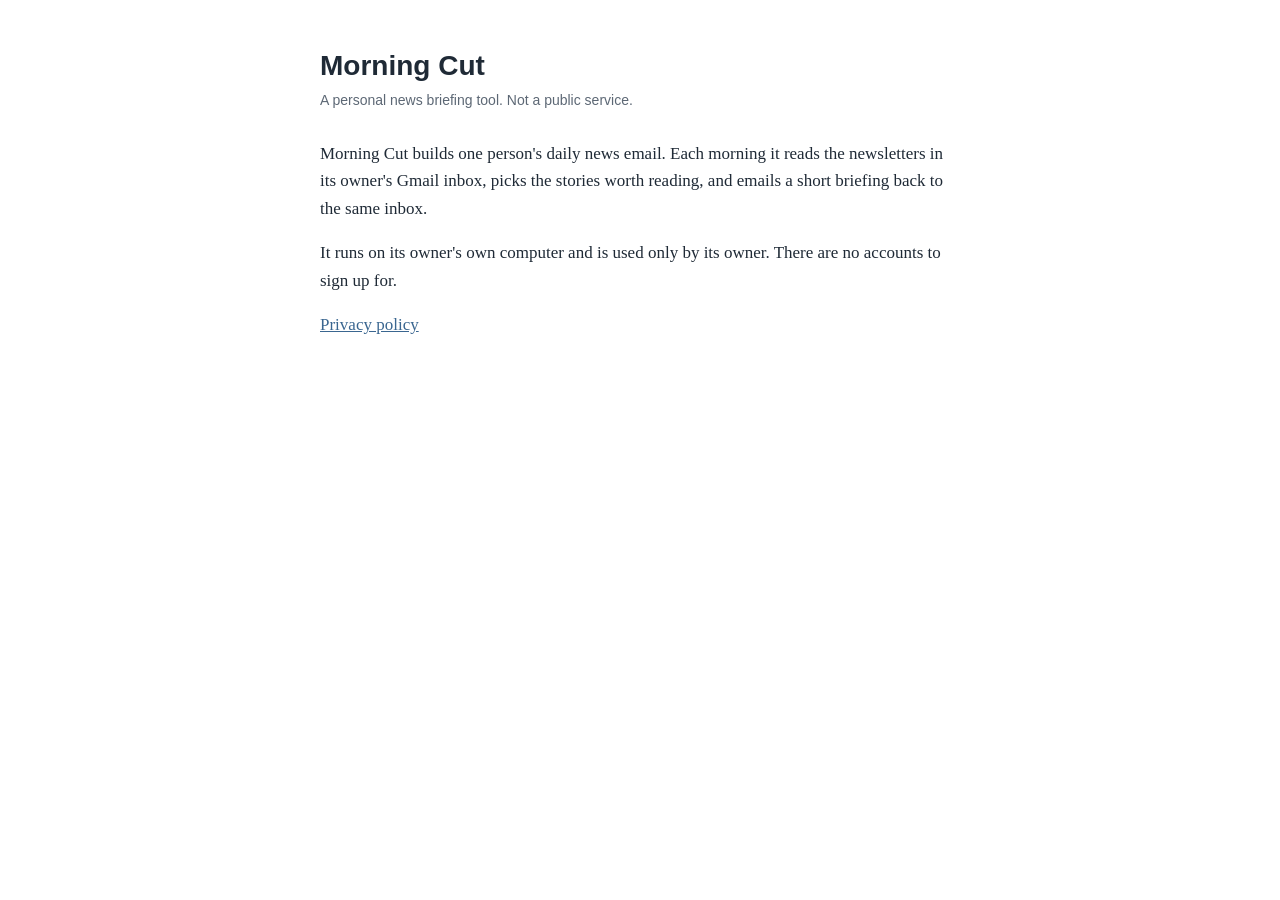
<file: index.html>
<!doctype html>
<html lang="en"><head><meta charset="utf-8"><meta name="viewport" content="width=device-width,initial-scale=1">
<title>Morning Cut</title><link rel="stylesheet" href="style.css"></head>
<body><main>
<h1>Morning Cut</h1>
<p class="meta">A personal news briefing tool. Not a public service.</p>
<p>Morning Cut builds one person's daily news email. Each morning it reads the newsletters in its owner's Gmail inbox, picks the stories worth reading, and emails a short briefing back to the same inbox.</p>
<p>It runs on its owner's own computer and is used only by its owner. There are no accounts to sign up for.</p>
<p><a href="privacy.html">Privacy policy</a></p>
</main></body></html>
</file>
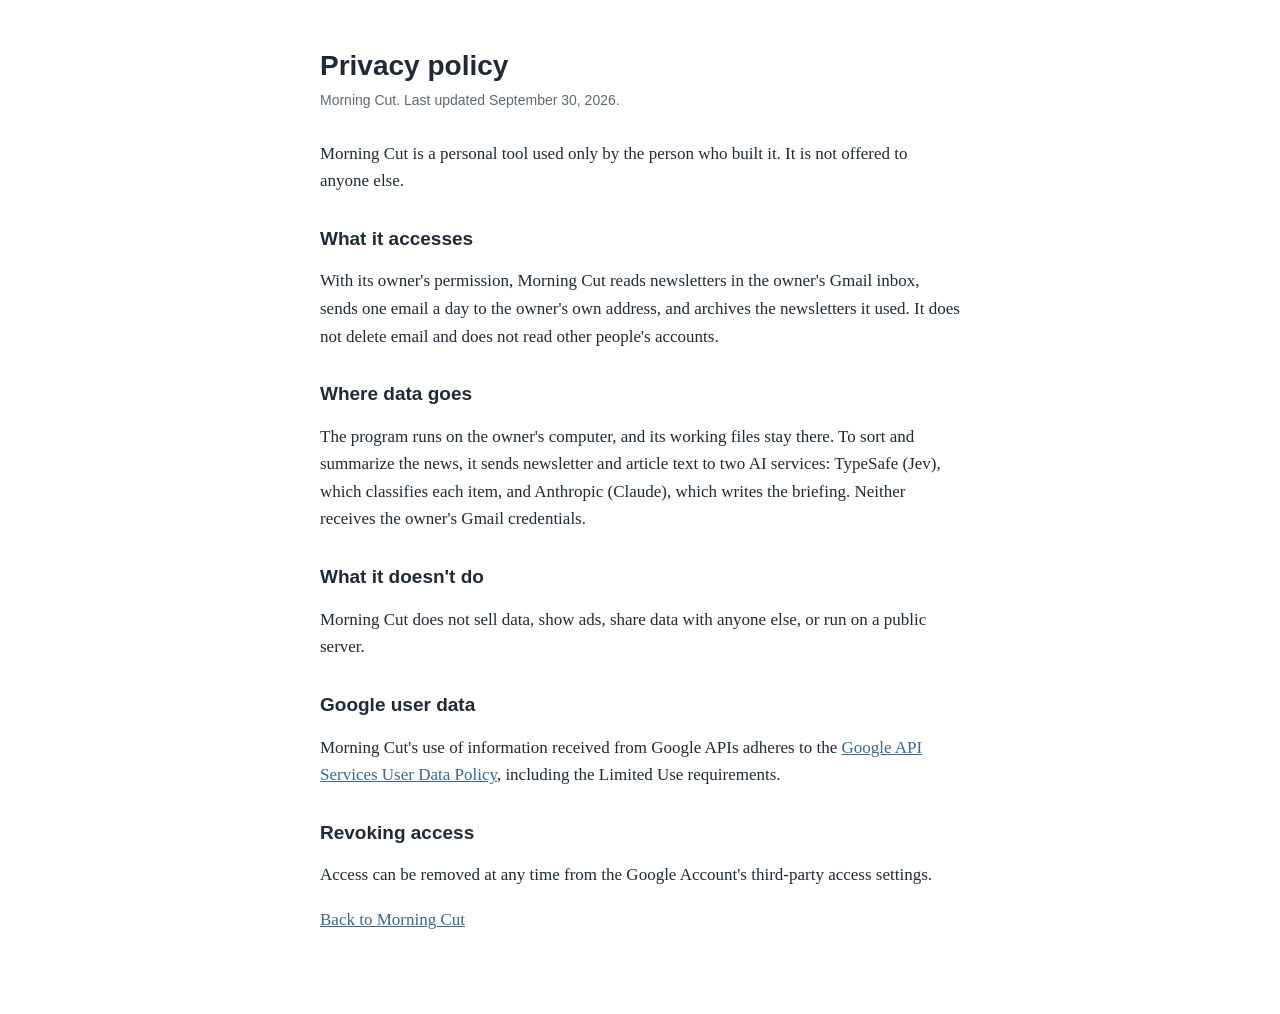
<file: privacy.html>
<!doctype html>
<html lang="en"><head><meta charset="utf-8"><meta name="viewport" content="width=device-width,initial-scale=1">
<title>Morning Cut privacy policy</title><link rel="stylesheet" href="style.css"></head>
<body><main>
<h1>Privacy policy</h1>
<p class="meta">Morning Cut. Last updated September 30, 2026.</p>
<p>Morning Cut is a personal tool used only by the person who built it. It is not offered to anyone else.</p>
<h2>What it accesses</h2>
<p>With its owner's permission, Morning Cut reads newsletters in the owner's Gmail inbox, sends one email a day to the owner's own address, and archives the newsletters it used. It does not delete email and does not read other people's accounts.</p>
<h2>Where data goes</h2>
<p>The program runs on the owner's computer, and its working files stay there. To sort and summarize the news, it sends newsletter and article text to two AI services: TypeSafe (Jev), which classifies each item, and Anthropic (Claude), which writes the briefing. Neither receives the owner's Gmail credentials.</p>
<h2>What it doesn't do</h2>
<p>Morning Cut does not sell data, show ads, share data with anyone else, or run on a public server.</p>
<h2>Google user data</h2>
<p>Morning Cut's use of information received from Google APIs adheres to the <a href="https://developers.google.com/terms/api-services-user-data-policy">Google API Services User Data Policy</a>, including the Limited Use requirements.</p>
<h2>Revoking access</h2>
<p>Access can be removed at any time from the Google Account's third-party access settings.</p>
<p><a href="index.html">Back to Morning Cut</a></p>
</main></body></html>
</file>
<file: style.css>
:root{--ink:#1f2a36;--meta:#5d6875;--edge:#3a6690;--bg:#ffffff}
@media (prefers-color-scheme:dark){:root{--ink:#e6e9ee;--meta:#a3acb8;--edge:#8fb3d9;--bg:#14181d}}
body{margin:0;background:var(--bg);color:var(--ink);font:17px/1.62 Georgia,'Times New Roman',serif}
main{max-width:640px;margin:0 auto;padding:48px 20px 64px}
h1,h2{font-family:-apple-system,'Segoe UI',Helvetica,Arial,sans-serif;line-height:1.25}
h1{font-size:28px;margin:0 0 6px}h2{font-size:19px;margin:32px 0 8px}
.meta{font-family:-apple-system,'Segoe UI',Helvetica,Arial,sans-serif;font-size:14px;color:var(--meta);margin:0 0 28px}
a{color:var(--edge)}
</file>
